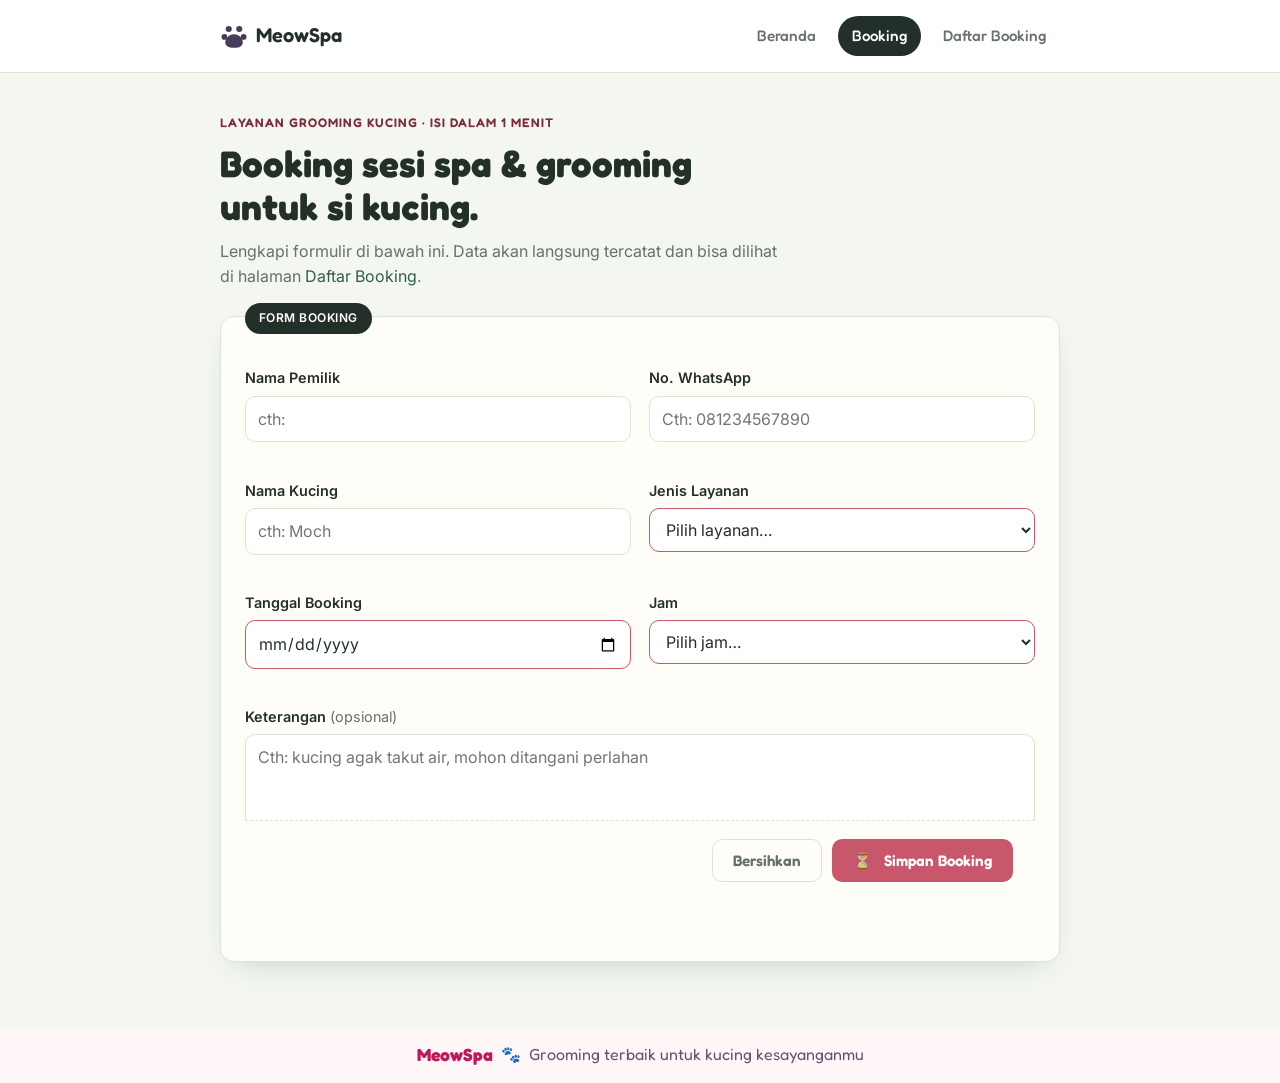
<file: booking.html>
<!DOCTYPE html>
<html lang="id">
<head>
  <meta charset="UTF-8" />
  <meta name="viewport" content="width=device-width, initial-scale=1.0" />
  <title>Booking &mdash; MeowSpa</title>
  <link rel="preconnect" href="https://fonts.googleapis.com" />
  <link href="https://fonts.googleapis.com/css2?family=Fredoka:wght@500;600;700&family=Inter:wght@400;500;600&family=IBM+Plex+Mono:wght@500&display=swap" rel="stylesheet" />
  <link rel="stylesheet" href="css/style.css" />
</head>
<body>
  <header class="site-header">
    <div class="container header-inner">
      <a href="index.html" class="logo">
        <span class="paw" aria-hidden="true">
          <svg viewBox="0 0 64 64" width="28" height="28" fill="currentColor">
            <circle cx="20" cy="16" r="7"/><circle cx="44" cy="16" r="7"/>
            <circle cx="10" cy="34" r="6.5"/><circle cx="54" cy="34" r="6.5"/>
            <path d="M32 28c12 0 20 9 20 18s-7 13-20 13-20-5-20-13 8-18 20-18z"/>
          </svg>
        </span>
        MeowSpa
      </a>
      <nav class="main-nav">
        <a href="index.html" class="nav-link">Beranda</a>
        <a href="booking.html" class="nav-link is-active">Booking</a>
        <a href="data.html" class="nav-link">Daftar Booking</a>
      </nav>
    </div>
  </header>

  <main class="container page">
    <section class="hero">
      <p class="eyebrow">Layanan grooming kucing &middot; isi dalam 1 menit</p>
      <h1>Booking sesi spa &amp; grooming untuk si kucing.</h1>
      <p class="hero-sub">Lengkapi formulir di bawah ini. Data akan langsung tercatat dan bisa dilihat di halaman <a href="data.html">Daftar Booking</a>.</p>
    </section>

    <section class="ticket">
      <div class="ticket-tab" aria-hidden="true">Form Booking</div>

      <form id="booking-form" class="booking-form" novalidate>
        <div id="form-alert" class="form-alert" role="alert" hidden></div>

        <div class="field-grid">
          <div class="field">
            <label for="namaPemilik">Nama Pemilik</label>
            <input type="text" id="namaPemilik" name="namaPemilik" placeholder="Cth: Dinda Pratiwi" required />
            <span class="field-error" data-for="namaPemilik"></span>
          </div>

          <div class="field">
            <label for="noHp">No. WhatsApp</label>
            <input type="tel" id="noHp" name="noHp" placeholder="Cth: 081234567890" pattern="[0-9+\s-]{8,15}" required />
            <span class="field-error" data-for="noHp"></span>
          </div>

          <div class="field">
            <label for="namaKucing">Nama Kucing</label>
            <input type="text" id="namaKucing" name="namaKucing" placeholder="Cth: Mochi" required />
            <span class="field-error" data-for="namaKucing"></span>
          </div>

          <div class="field">
            <label for="jenisLayanan">Jenis Layanan</label>
            <select id="jenisLayanan" name="jenisLayanan" required>
              <option value="" disabled selected>Pilih layanan&hellip;</option>
              <option value="Mandi Biasa">Mandi Biasa</option>
              <option value="Mandi + Sisir Bulu">Mandi + Sisir Bulu</option>
              <option value="Grooming Lengkap">Grooming Lengkap (mandi, potong kuku, sisir)</option>
              <option value="Cukur Bulu Penuh">Cukur Bulu Penuh</option>
              <option value="Spa &amp; Aromatherapy">Spa &amp; Aromatherapy</option>
            </select>
            <span class="field-error" data-for="jenisLayanan"></span>
          </div>

          <div class="field">
            <label for="tanggal">Tanggal Booking</label>
            <input type="date" id="tanggal" name="tanggal" required />
            <span class="field-error" data-for="tanggal"></span>
          </div>

          <div class="field">
            <label for="jam">Jam</label>
            <select id="jam" name="jam" required>
              <option value="" disabled selected>Pilih jam&hellip;</option>
              <option>09:00</option>
              <option>10:30</option>
              <option>12:00</option>
              <option>13:30</option>
              <option>15:00</option>
              <option>16:30</option>
              <option>17:30</option>
            </select>
            <span class="field-error" data-for="jam"></span>
          </div>

          <div class="field field-wide">
            <label for="keterangan">Keterangan <span class="optional">(opsional)</span></label>
            <textarea id="keterangan" name="keterangan" rows="3" placeholder="Cth: kucing agak takut air, mohon ditangani perlahan"></textarea>
          </div>
        </div>

        <div class="form-actions">
          <button type="reset" class="btn btn-ghost">Bersihkan</button>
          <button type="submit" class="btn btn-primary">
            <span class="emoji-bow">⏳</span>Simpan Booking
          </button>
        </div>
      </form>
    </section>
  </main>

  <!-- footer -->
  <footer class="footer">
    <div class="footer-brand">
      <span class="brand-name">MeowSpa</span>
      <span class="paw">🐾</span>
      <span class="tagline">Grooming terbaik untuk kucing kesayanganmu</span>
    </div>
  </footer>

  <script src="JS/script.js"></script>
</body>
</html>
</file>
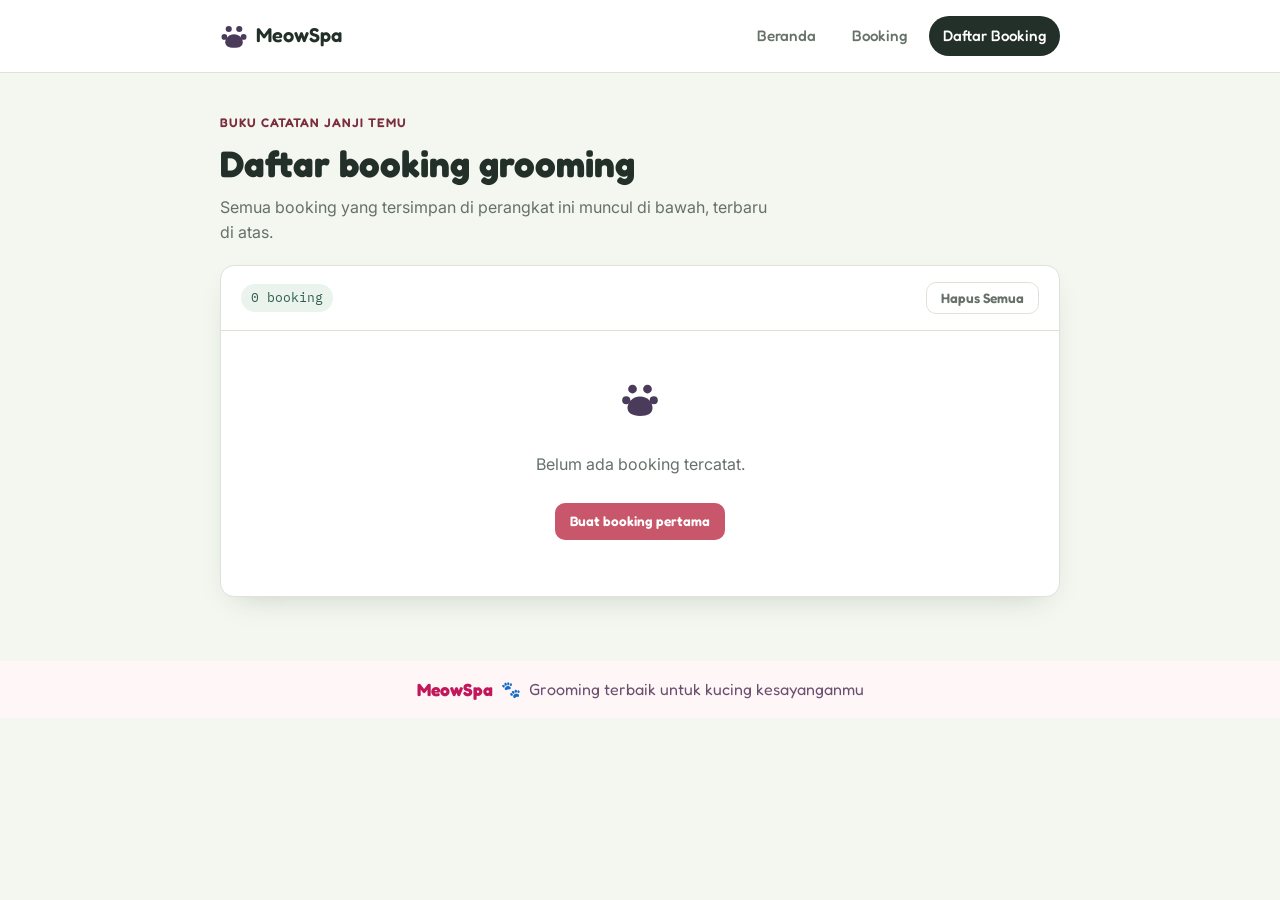
<file: data.html>
<!DOCTYPE html>
<html lang="id">
<head>
  <meta charset="UTF-8" />
  <meta name="viewport" content="width=device-width, initial-scale=1.0" />
  <title>Daftar Booking &mdash; MeowSpa</title>
  <link rel="preconnect" href="https://fonts.googleapis.com" />
  <link href="https://fonts.googleapis.com/css2?family=Fredoka:wght@500;600;700&family=Inter:wght@400;500;600&family=IBM+Plex+Mono:wght@500&display=swap" rel="stylesheet" />
  <link rel="stylesheet" href="css/style.css" />
</head>
<body>
  <header class="site-header">
    <div class="container header-inner">
      <a href="index.html" class="logo">
        <span class="paw" aria-hidden="true">
          <svg viewBox="0 0 64 64" width="28" height="28" fill="currentColor">
            <circle cx="20" cy="16" r="7"/><circle cx="44" cy="16" r="7"/>
            <circle cx="10" cy="34" r="6.5"/><circle cx="54" cy="34" r="6.5"/>
            <path d="M32 28c12 0 20 9 20 18s-7 13-20 13-20-5-20-13 8-18 20-18z"/>
          </svg>
        </span>
        MeowSpa
      </a>
      <nav class="main-nav">
        <a href="index.html" class="nav-link">Beranda</a>
        <a href="booking.html" class="nav-link">Booking</a>
        <a href="data.html" class="nav-link is-active">Daftar Booking</a>
      </nav>
    </div>
  </header>

  <main class="container page">
    <section class="hero hero-compact">
      <p class="eyebrow">Buku catatan janji temu</p>
      <h1>Daftar booking grooming</h1>
      <p class="hero-sub">Semua booking yang tersimpan di perangkat ini muncul di bawah, terbaru di atas.</p>
    </section>

    <section class="ledger">
      <div class="ledger-toolbar">
        <span id="count-badge" class="count-badge">0 booking</span>
        <button id="clear-all" class="btn btn-ghost btn-small">Hapus Semua</button>
      </div>

      <div class="table-wrap">
        <table class="booking-table">
          <thead>
            <tr>
              <th>Kode</th>
              <th>Pemilik</th>
              <th>No. WA</th>
              <th>Kucing</th>
              <th>Layanan</th>
              <th>Tanggal</th>
              <th>Jam</th>
              <th>Keterangan</th>
              <th aria-label="Aksi"></th>
            </tr>
          </thead>
          <tbody id="booking-tbody">
            <!-- diisi oleh JavaScript -->
          </tbody>
        </table>
      </div>

      <div id="empty-state" class="empty-state" hidden>
        <span class="paw paw-big" aria-hidden="true">
          <svg viewBox="0 0 64 64" width="40" height="40" fill="currentColor">
            <circle cx="20" cy="16" r="7"/><circle cx="44" cy="16" r="7"/>
            <circle cx="10" cy="34" r="6.5"/><circle cx="54" cy="34" r="6.5"/>
            <path d="M32 28c12 0 20 9 20 18s-7 13-20 13-20-5-20-13 8-18 20-18z"/>
          </svg>
        </span>
        <p>Belum ada booking tercatat.</p>
        <a href="booking.html" class="btn btn-primary btn-small">Buat booking pertama</a>
      </div>
    </section>
  </main>

  <!-- Modal: Edit Booking -->
  <div id="edit-modal" class="modal-overlay" hidden>
    <div class="modal-card ticket" role="dialog" aria-modal="true" aria-labelledby="edit-modal-title">
      <button type="button" class="modal-close" id="edit-modal-close" aria-label="Tutup">&times;</button>
      <h2 id="edit-modal-title" class="modal-title">Edit data booking</h2>

      <form id="edit-form" class="booking-form" novalidate>
        <div id="edit-form-alert" class="form-alert" role="alert" hidden></div>
        <input type="hidden" id="edit-id" />

        <div class="field-grid">
          <div class="field">
            <label for="edit-namaPemilik">Nama Pemilik</label>
            <input type="text" id="edit-namaPemilik" required />
            <span class="field-error" data-for="edit-namaPemilik"></span>
          </div>

          <div class="field">
            <label for="edit-noHp">No. WhatsApp</label>
            <input type="tel" id="edit-noHp" pattern="[0-9+\s-]{8,15}" required />
            <span class="field-error" data-for="edit-noHp"></span>
          </div>

          <div class="field">
            <label for="edit-namaKucing">Nama Kucing</label>
            <input type="text" id="edit-namaKucing" required />
            <span class="field-error" data-for="edit-namaKucing"></span>
          </div>

          <div class="field">
            <label for="edit-jenisLayanan">Jenis Layanan</label>
            <select id="edit-jenisLayanan" required>
              <option value="Mandi Biasa">Mandi Biasa</option>
              <option value="Mandi + Sisir Bulu">Mandi + Sisir Bulu</option>
              <option value="Grooming Lengkap">Grooming Lengkap (mandi, potong kuku, sisir)</option>
              <option value="Cukur Bulu Penuh">Cukur Bulu Penuh</option>
              <option value="Spa &amp; Aromatherapy">Spa &amp; Aromatherapy</option>
            </select>
            <span class="field-error" data-for="edit-jenisLayanan"></span>
          </div>

          <div class="field">
            <label for="edit-tanggal">Tanggal Booking</label>
            <input type="date" id="edit-tanggal" required />
            <span class="field-error" data-for="edit-tanggal"></span>
          </div>

          <div class="field">
            <label for="edit-jam">Jam</label>
            <select id="edit-jam" required>
              <option>09:00</option>
              <option>10:30</option>
              <option>12:00</option>
              <option>13:30</option>
              <option>15:00</option>
              <option>16:30</option>
              <option>17:30</option>
            </select>
            <span class="field-error" data-for="edit-jam"></span>
          </div>

          <div class="field field-wide">
            <label for="edit-keterangan">Keterangan <span class="optional">(opsional)</span></label>
            <textarea id="edit-keterangan" rows="3"></textarea>
          </div>
        </div>

        <div class="form-actions">
          <button type="button" class="btn btn-ghost" id="edit-cancel">Batal</button>
          <button type="submit" class="btn btn-primary">Simpan Perubahan</button>
        </div>
      </form>
    </div>
  </div>

  <!-- Modal: Konfirmasi hapus (dipakai untuk hapus satu maupun hapus semua) -->
  <div id="confirm-modal" class="modal-overlay" hidden>
    <div class="modal-card confirm-card" role="dialog" aria-modal="true" aria-labelledby="confirm-modal-title">
      <span class="confirm-icon" aria-hidden="true">🐾</span>
      <h2 id="confirm-modal-title">Hapus booking ini?</h2>
      <p id="confirm-modal-text">Data yang sudah dihapus tidak bisa dikembalikan.</p>
      <div class="form-actions">
        <button type="button" class="btn btn-ghost" id="confirm-cancel">Batal</button>
        <button type="button" class="btn btn-danger" id="confirm-ok">Ya, Hapus</button>
      </div>
    </div>
  </div>

  <!-- footer -->
  <footer class="footer">
    <div class="footer-brand">
      <span class="brand-name">MeowSpa</span>
      <span class="paw">🐾</span>
      <span class="tagline">Grooming terbaik untuk kucing kesayanganmu</span>
    </div>
  </footer>

  <script src="JS/script.js"></script>
</body>
</html>
</file>
<file: css/style.css>
/* =================================================================
   MeowSpa — design tokens
   ================================================================= */

:root {
  --bg: #f3f7f0;
  --paper: #fffdf8;
  --surface: #ffffff;
  --ink: #233029;
  --muted: #667169;
  --accent: #c9576b;
  --accent-ink: #7c2d3d;
  --pine: #2f5d52;
  --border: #dde4d7;
  --radius: 14px;
  --shadow: 0 12px 30px -16px rgba(35, 48, 41, 0.25);
}

* { box-sizing: border-box; }

html, body {
  margin: 0;
  padding: 0;
}

body {
  background: var(--bg);
  color: var(--ink);
  font-family: "Inter", system-ui, sans-serif;
  line-height: 1.55;
  -webkit-font-smoothing: antialiased;
}

h1, h2, .logo, .btn, .eyebrow, .nav-link {
  font-family: "Fredoka", "Inter", system-ui, sans-serif;
}

a {
  color: var(--pine);
  text-decoration: none;
}
a:hover { text-decoration: underline; }

.container {
  width: 100%;
  max-width: 880px;
  margin: 0 auto;
  padding: 0 20px;
}

:focus-visible {
  outline: 3px solid var(--accent);
  outline-offset: 2px;
  border-radius: 4px;
}

/* ---------- Animasi & transisi ---------- */
@keyframes fade-slide-up {
  from { opacity: 0; transform: translateY(14px); }
  to { opacity: 1; transform: translateY(0); }
}

@keyframes pop-in {
  0% { opacity: 0; transform: scale(0.9); }
  60% { opacity: 1; transform: scale(1.04); }
  100% { opacity: 1; transform: scale(1); }
}

@keyframes paw-wiggle {
  0%, 100% { transform: rotate(0deg); }
  25% { transform: rotate(-14deg); }
  50% { transform: rotate(10deg); }
  75% { transform: rotate(-6deg); }
}

@keyframes tab-pop {
  from { opacity: 0; transform: translateY(-6px) scale(0.92); }
  to { opacity: 1; transform: translateY(0) scale(1); }
}

@keyframes row-in {
  from { opacity: 0; transform: translateX(-8px); }
  to { opacity: 1; transform: translateX(0); }
}

@keyframes float-paw {
  0%, 100% { transform: translateY(0); }
  50% { transform: translateY(-6px); }
}

@keyframes fade-in {
  from { opacity: 0; }
  to { opacity: 1; }
}

@keyframes shake {
  10%, 90% { transform: translateX(-1px); }
  20%, 80% { transform: translateX(2px); }
  30%, 50%, 70% { transform: translateX(-4px); }
  40%, 60% { transform: translateX(4px); }
}

@media (prefers-reduced-motion: reduce) {
  *, *::before, *::after {
    animation-duration: 0.001ms !important;
    animation-iteration-count: 1 !important;
    transition-duration: 0.001ms !important;
    scroll-behavior: auto !important;
  }
}

/* ---------- Header ---------- */
.site-header {
  background: var(--surface);
  border-bottom: 1px solid var(--border);
}

.header-inner {
  display: flex;
  align-items: center;
  justify-content: space-between;
  flex-wrap: wrap;
  gap: 12px;
  padding-top: 16px;
  padding-bottom: 16px;
}

.logo {
  display: inline-flex;
  align-items: center;
  gap: 8px;
  font-weight: 600;
  font-size: 1.25rem;
  color: var(--ink);
}

.paw { color: var(--accent); display: inline-flex; transform-origin: 70% 90%; }
.paw-big { color: var(--border); }

.logo:hover .paw, .logo:focus-visible .paw {
  animation: paw-wiggle 0.5s ease-in-out;
}

.main-nav {
  display: flex;
  gap: 8px;
}

.nav-link {
  padding: 8px 14px;
  border-radius: 999px;
  color: var(--muted);
  font-weight: 500;
  font-size: 0.95rem;
  transition: background 0.15s ease, transform 0.12s ease;
}
.nav-link:hover { text-decoration: none; background: var(--bg); }
.nav-link:active { transform: scale(0.95); }
.nav-link.is-active {
  background: var(--ink);
  color: #fff;
}

/* ---------- Page / Hero ---------- */
.page { padding: 40px 20px 64px; }

.page > * {
  animation: fade-slide-up 0.55s cubic-bezier(0.22, 1, 0.36, 1) both;
}
.page > *:nth-child(1) { animation-delay: 0s; }
.page > *:nth-child(2) { animation-delay: 0.08s; }
.page > *:nth-child(3) { animation-delay: 0.16s; }
.page > *:nth-child(4) { animation-delay: 0.24s; }

.hero { max-width: 560px; margin-bottom: 28px; }
.hero-compact { margin-bottom: 20px; }

.eyebrow {
  text-transform: uppercase;
  letter-spacing: 0.08em;
  font-size: 0.78rem;
  font-weight: 600;
  color: var(--accent-ink);
  margin: 0 0 10px;
}

.hero h1 {
  font-size: clamp(1.6rem, 4vw, 2.3rem);
  line-height: 1.18;
  margin: 0 0 10px;
}

.hero-sub { color: var(--muted); margin: 0; }

/* ---------- Homepage: hero ---------- */
.hero-home { max-width: 600px; margin-bottom: 56px; }

.hero-home h1 { font-size: clamp(1.8rem, 4.4vw, 2.6rem); }

.hero-actions {
  display: flex;
  flex-wrap: wrap;
  gap: 12px;
  margin-top: 22px;
}

.highlights {
  list-style: none;
  display: flex;
  flex-wrap: wrap;
  gap: 10px 22px;
  padding: 0;
  margin: 26px 0 0;
}

.highlights li {
  display: flex;
  align-items: center;
  gap: 7px;
  font-size: 0.88rem;
  color: var(--muted);
}

.highlights .paw { width: 16px; height: 16px; }

/* ---------- Homepage: sections ---------- */
.section { margin-bottom: 56px; }

.section-head { max-width: 480px; margin-bottom: 22px; }
.section-head h2 { font-size: clamp(1.3rem, 3vw, 1.7rem); margin: 0; }

/* ---------- Homepage:  grid ---------- */
.services-grid {
  display: grid;
  grid-template-columns: repeat(auto-fit, minmax(200px, 1fr));
  gap: 16px;
}

.services-grid .service-card {
  animation: fade-slide-up 0.5s cubic-bezier(0.22, 1, 0.36, 1) both;
}
.services-grid .service-card:nth-child(1) { animation-delay: 0.05s; }
.services-grid .service-card:nth-child(2) { animation-delay: 0.1s; }
.services-grid .service-card:nth-child(3) { animation-delay: 0.15s; }
.services-grid .service-card:nth-child(4) { animation-delay: 0.2s; }
.services-grid .service-card:nth-child(5) { animation-delay: 0.25s; }

.service-card {
  background: var(--surface);
  border: 1px solid var(--border);
  border-radius: var(--radius);
  padding: 20px;
  transition: transform 0.2s ease, box-shadow 0.2s ease;
}

.service-card:hover {
  transform: translateY(-4px);
  box-shadow: var(--shadow);
}

.service-card:hover .service-icon {
  animation: paw-wiggle 0.5s ease-in-out;
}

.service-icon {
  display: inline-flex;
  align-items: center;
  justify-content: center;
  width: 40px;
  height: 40px;
  border-radius: 50%;
  background: #fdecef;
  font-size: 1.2rem;
  margin-bottom: 12px;
}

.service-card h3 {
  font-family: "Fredoka", "Inter", system-ui, sans-serif;
  font-size: 1.05rem;
  margin: 0 0 6px;
}

.service-card p {
  font-size: 0.9rem;
  color: var(--muted);
  margin: 0;
}

/* ---------- Homepage: steps ---------- */
.steps {
  list-style: none;
  display: grid;
  grid-template-columns: 1fr;
  gap: 20px;
  padding: 0;
  margin: 0;
}

@media (min-width: 720px) {
  .steps { grid-template-columns: repeat(3, 1fr); }
}

.step {
  display: flex;
  gap: 14px;
  align-items: flex-start;
  animation: fade-slide-up 0.5s cubic-bezier(0.22, 1, 0.36, 1) both;
}
.steps .step:nth-child(1) { animation-delay: 0.05s; }
.steps .step:nth-child(2) { animation-delay: 0.15s; }
.steps .step:nth-child(3) { animation-delay: 0.25s; }

.step-num {
  flex: none;
  display: inline-flex;
  align-items: center;
  justify-content: center;
  width: 32px;
  height: 32px;
  border-radius: 50%;
  background: var(--pine);
  color: #fff;
  font-family: "IBM Plex Mono", monospace;
  font-weight: 500;
  font-size: 0.9rem;
}

.step h3 {
  font-family: "Fredoka", "Inter", system-ui, sans-serif;
  font-size: 1rem;
  margin: 0 0 4px;
}

.step p {
  font-size: 0.88rem;
  color: var(--muted);
  margin: 0;
}


.cta-banner {
  position: relative;
  background: var(--ink);
  color: #fff;
  border-radius: var(--radius);
  padding: 40px 28px;
  text-align: center;
  overflow: hidden;
}

.cta-tag {
  display: inline-block;
  background: var(--accent);
  color: #fff;
  font-size: 0.76rem;
  font-weight: 600;
  text-transform: uppercase;
  letter-spacing: 0.05em;
  padding: 5px 12px;
  border-radius: 999px;
  margin-bottom: 14px;
  animation: pop-in 0.5s cubic-bezier(0.34, 1.56, 0.64, 1) both;
  animation-delay: 0.1s;
}

.cta-banner h2 {
  font-size: clamp(1.3rem, 3.4vw, 1.8rem);
  margin: 0 0 6px;
}

.cta-banner p {
  color: #cdd6cf;
  margin: 0 0 20px;
}

.btn-on-dark {
  background: #fff;
  color: var(--ink);
}
.btn-on-dark:hover { background: #f1efe7; }

/* ---------- Ticket (form card) ---------- */

.ticket {
  position: relative;
  background: var(--paper);
  border: 1px solid var(--border);
  border-radius: var(--radius);
  box-shadow: var(--shadow);
  padding: 32px 24px 28px;
  margin-top: 8px;
}

.ticket-tab {
  position: absolute;
  top: -14px;
  left: 24px;
  background: var(--ink);
  color: #fff;
  font-size: 0.75rem;
  font-weight: 600;
  letter-spacing: 0.04em;
  text-transform: uppercase;
  padding: 6px 14px;
  border-radius: 999px;
  animation: tab-pop 0.5s cubic-bezier(0.34, 1.56, 0.64, 1) both;
  animation-delay: 0.15s;
}

.field-grid {
  display: grid;
  grid-template-columns: 1fr;
  gap: 18px;
  margin-top: 18px;
}

@media (min-width: 640px) {
  .field-grid { grid-template-columns: 1fr 1fr; }
  .field-wide { grid-column: 1 / -1; }
}

.field { display: flex; flex-direction: column; gap: 6px; }

.field label {
  font-size: 0.9rem;
  font-weight: 600;
  color: var(--ink);
}

.optional { font-weight: 400; color: var(--muted); }

input, select, textarea {
  font: inherit;
  font-family: "Inter", system-ui, sans-serif;
  padding: 10px 12px;
  border: 1px solid var(--border);
  border-radius: 10px;
  background: var(--surface);
  color: var(--ink);
  width: 100%;
  transition: border-color 0.15s ease, transform 0.15s ease, box-shadow 0.15s ease;
}

input:focus, select:focus, textarea:focus {
  border-color: var(--accent);
  transform: translateY(-1px);
  box-shadow: 0 0 0 3px rgba(201, 87, 107, 0.15);
}

textarea { resize: none; }

input:invalid:not(:placeholder-shown):not(:focus),
select:invalid:not(:focus) {
  border-color: var(--accent);
}

.field-error {
  font-size: 0.82rem;
  color: var(--accent-ink);
  min-height: 1em;
}
.field-error:not(:empty) {
  animation: fade-in 0.2s ease both;
}

.form-alert {
  border-radius: 10px;
  padding: 12px 14px;
  margin-bottom: 6px;
  font-size: 0.92rem;
  font-weight: 500;
}
.form-alert.success { background: #e7f3ea; color: #235c3a; animation: pop-in 0.4s cubic-bezier(0.34, 1.56, 0.64, 1) both; }
.form-alert.error { background: #fbe9ea; color: var(--accent-ink); animation: shake 0.4s ease both; }

.form-actions {
  display: flex;
  justify-content: flex-end;
  gap: 10px;
  margin-top: 22px;
  border-top: 1px dashed var(--border);
  padding-top: 18px;
}

.form-actions {
  position: sticky;
  bottom: 0;
  background: var(--paper);
  padding: 18px 22px;
  border-top: 1px dashed var(--border);
  z-index: 10;
}

/* ---------- Buttons ---------- */
.btn {
  display: inline-flex;
  align-items: center;
  justify-content: center;
  gap: 6px;
  font-weight: 600;
  font-size: 0.95rem;
  padding: 11px 20px;
  border-radius: 10px;
  border: 1px solid transparent;
  cursor: pointer;
  transition: transform 0.15s cubic-bezier(0.34, 1.56, 0.64, 1), background 0.15s ease, box-shadow 0.15s ease;
}
.btn:hover { transform: translateY(-2px); }
.btn:active { transform: translateY(0) scale(0.96); }

.btn-primary { background: var(--accent); color: #fff; }
.btn-primary:hover { background: var(--accent-ink); }

.btn-ghost { background: transparent; color: var(--muted); border-color: var(--border); }
.btn-ghost:hover { background: var(--bg); color: var(--ink); }

.btn-danger { background: #b3394c; color: #fff; }
.btn-danger:hover { background: #8f2638; }

.btn-small { padding: 7px 14px; font-size: 0.85rem; }

.emoji-bow {
  display: inline-block;
  margin-right: 6px;       /* jarak kecil sebelum teks */
  animation: bow-swing 1.8s ease-in-out infinite;
  transform-origin: center;
}

/* Animasi berayun lembut */
@keyframes bow-swing {
  0%, 100% { transform: rotate(0deg); }
  25% { transform: rotate(-10deg); }
  50% { transform: rotate(10deg); }
  75% { transform: rotate(-6deg); }
}

/* ---------- table ---------- */

.ledger {
  background: var(--surface);
  border: 1px solid var(--border);
  border-radius: var(--radius);
  box-shadow: var(--shadow);
  overflow: hidden;
}

.ledger-toolbar {
  display: flex;
  align-items: center;
  justify-content: space-between;
  gap: 10px;
  padding: 16px 20px;
  border-bottom: 1px solid var(--border);
}

.count-badge {
  font-family: "IBM Plex Mono", monospace;
  font-size: 0.82rem;
  color: var(--pine);
  background: #eaf3ec;
  padding: 4px 10px;
  border-radius: 999px;
}
.count-badge.pop {
  animation: pop-in 0.3s cubic-bezier(0.34, 1.56, 0.64, 1);
}

.table-wrap { overflow-x: auto; }

.booking-table {
  width: 100%;
  border-collapse: collapse;
  min-width: 760px;
}

.booking-table th, .booking-table td {
  padding: 12px 16px;
  text-align: left;
  font-size: 0.92rem;
  border-bottom: 1px solid var(--border);
  white-space: nowrap;
}

.booking-table th {
  font-size: 0.76rem;
  text-transform: uppercase;
  letter-spacing: 0.04em;
  color: var(--muted);
  background: var(--bg);
}

.booking-table td.col-keterangan { white-space: normal; max-width: 220px; }
.booking-table td.col-actions, .booking-table th[aria-label="Aksi"] { white-space: nowrap; }

.booking-table tbody tr {
  animation: row-in 0.4s cubic-bezier(0.22, 1, 0.36, 1) both;
  transition: background 0.15s ease, opacity 0.25s ease, transform 0.25s ease;
}
.booking-table tbody tr:hover { background: #fbf8f2; }

/* baris yang sedang dihapus: meluncur & memudar sebelum benar-benar lenyap */
.booking-table tbody tr.row-out {
  opacity: 0;
  transform: translateX(14px) scale(0.98);
}

/* baris yang baru saja diedit: kasih kedipan warna lembut sebagai penanda */
@keyframes row-flash {
  0% { background: #fdecef; }
  100% { background: transparent; }
}
.booking-table tbody tr.row-flash {
  animation: row-in 0.4s cubic-bezier(0.22, 1, 0.36, 1) both, row-flash 1.2s ease;
}

.icon-btn {
  background: none;
  border: none;
  cursor: pointer;
  font-size: 1rem;
  line-height: 1;
  padding: 6px 8px;
  border-radius: 8px;
  transition: transform 0.15s cubic-bezier(0.34, 1.56, 0.64, 1), background 0.15s ease;
}
.icon-btn:hover { transform: translateY(-1px) scale(1.1); }
.icon-btn:active { transform: scale(0.92); }
.icon-btn-edit:hover { background: #eaf3ec; }
.icon-btn-delete:hover { background: #fdecef; }

/* Tambahan styling kapsul untuk tombol aksi */
.icon-btn-edit {
  display: inline-flex;
  align-items: center;
  gap: 4px;
  font-size: 0.78rem;
  background: #e0f0ff;   /* biru lembut */
  color: #007bff;
  padding: 4px 10px;
  border-radius: 999px;
}
.icon-btn-edit:hover {
  background: #cce4ff;
  transform: translateY(-2px);
}

.icon-btn-delete {
  display: inline-flex;
  align-items: center;
  gap: 4px;
  font-size: 0.78rem;
  background: #ffe0e0;   /* merah muda */
  color: #d9534f;
  padding: 4px 10px;
  border-radius: 999px;
}
.icon-btn-delete:hover {
  background: #ffc9c9;
  transform: translateY(-2px);
}

.kode-pill {
  font-family: "IBM Plex Mono", monospace;
  font-weight: 500;
  color: var(--pine);
}

/* .layanan-tag {
  display: inline-block;
  font-size: 0.78rem;
  background: var(--accent-light);
  color: var(--accent-ink);
  padding: 3px 9px;
  border-radius: 999px;
} */

.card-price {
  display: inline-block;
  font-size: 0.78rem;
  background: #d4f5d4; /* langsung pakai warna hijau muda */
  color: #2a7a2a;      /* hijau tua */
  padding: 3px 9px;
  border-radius: 999px;
}


.empty-state {
  display: flex;
  flex-direction: column;
  align-items: center;
  gap: 10px;
  text-align: center;
  padding: 48px 20px 56px;
  color: var(--muted);
}

.empty-state .paw-big {
  animation: float-paw 2.4s ease-in-out infinite;
}

/* ---------- Modal (Edit Booking & Konfirmasi Hapus) ---------- */

body.modal-open { overflow: hidden; }

.modal-overlay {
  position: fixed;
  inset: 0;
  z-index: 50;
  display: flex;
  align-items: flex-start;   /* mulai dari atas, bukan tengah */
  justify-content: center;
  overflow-y: auto;          /* biar bisa di-scroll */
  padding: 40px 20px;        /* jarak aman atas & bawah */
  background: rgba(35, 48, 41, 0.45);
  backdrop-filter: blur(2px);
  opacity: 0;
  visibility: hidden;
  transition: opacity 0.25s ease, visibility 0.25s ease;
}
.modal-overlay.is-open { opacity: 1; visibility: visible; }

.modal-card {
  position: relative;
  width: 100%;
  max-width: 560px;
  max-height: none;          /* biarkan tinggi alami */
  overflow-y: auto;          /* konten panjang bisa di-scroll */
  padding: 40px 24px 60px;   /* ruang atas & bawah konten */
  margin-top: 0;             /* jangan pakai margin-top lagi */
}

.modal-close {
  position: absolute;
  top: 14px;
  right: 14px;
  background: none;
  border: none;
  font-size: 1.4rem;
  line-height: 1;
  color: var(--muted);
  cursor: pointer;
  padding: 4px 10px;
  border-radius: 8px;
  transition: background 0.15s ease, color 0.15s ease, transform 0.2s ease;
}
.modal-close:hover { background: var(--bg); color: var(--ink); transform: rotate(90deg); }

.modal-title { margin: 14px 0 4px; font-size: 1.2rem; }

.confirm-card {
  text-align: center;
  max-width: 360px;
  padding: 32px 28px 28px;
}
.confirm-icon {
  display: inline-flex;
  font-size: 2rem;
  margin-bottom: 8px;
  animation: paw-wiggle 0.6s ease-in-out;
}
.confirm-card h2 { font-size: 1.15rem; margin: 0 0 6px; }
.confirm-card p { color: var(--muted); font-size: 0.9rem; margin: 0 0 4px; }

/* ---------- Footer ---------- */
.footer {
  background: #fff6f8; /* warna lembut seperti di gambar */
  padding: 15px 0;
  text-align: center;
  font-family: 'Fredoka', sans-serif;
}

.footer-brand {
  display: flex;
  justify-content: center;
  align-items: center;
  gap: 8px;
}

.brand-name {
  font-weight: 700;
  color: #c2185b; /* merah muda tua */
  font-size: 1.1rem;
}

.paw {
  color: #4a3b5a; /* ungu tua */
  font-size: 1rem;
}

.tagline {
  color: #6b4f6f;
  font-size: 1rem;
}

/* ---------- Small screens ---------- */
@media (max-width: 480px) {
  .ticket { padding: 26px 16px 22px; }
  .form-actions { justify-content: stretch; }
  .form-actions .btn { flex: 1; }
  .ledger-toolbar { flex-wrap: wrap; }
}

/* =================================================================
   ANIMASI KOMPLEKS TAMBAHAN — MeowSpa Enhanced
   ================================================================= */

/* ---------- Keyframes baru ---------- */

/* Gelombang mengalir untuk hero background */
@keyframes wave-flow {
  0%   { background-position: 0% 50%; }
  50%  { background-position: 100% 50%; }
  100% { background-position: 0% 50%; }
}

/* Pulse berdenyut seperti jantung */
@keyframes heartbeat {
  0%, 100% { transform: scale(1); }
  14%       { transform: scale(1.2); }
  28%       { transform: scale(1); }
  42%       { transform: scale(1.15); }
  56%       { transform: scale(1); }
}

/* Shine / kilauan menyapu */
@keyframes shine-sweep {
  0%   { left: -80%; }
  100% { left: 120%; }
}

/* Partikel bintang berputar (untuk CTA) */
@keyframes star-orbit {
  from { transform: rotate(0deg) translateX(22px) rotate(0deg); }
  to   { transform: rotate(360deg) translateX(22px) rotate(-360deg); }
}

/* Bounce masuk dari bawah dengan spring */
@keyframes spring-in {
  0%   { opacity: 0; transform: translateY(40px) scale(0.8); }
  60%  { transform: translateY(-10px) scale(1.05); }
  80%  { transform: translateY(4px) scale(0.98); }
  100% { opacity: 1; transform: translateY(0) scale(1); }
}

/* Berkedip kasar seperti neon sign */
@keyframes neon-flicker {
  0%, 19%, 21%, 23%, 25%, 54%, 56%, 100% {
    text-shadow: 0 0 4px var(--accent), 0 0 12px var(--accent), 0 0 24px var(--accent);
    opacity: 1;
  }
  20%, 24%, 55% { opacity: 0.7; text-shadow: none; }
}

/* Rotasi perlahan abadi (untuk badge / ikon dekoratif) */
@keyframes slow-spin {
  from { transform: rotate(0deg); }
  to   { transform: rotate(360deg); }
}

/* Morfing border radius (blob) */
@keyframes blob-morph {
  0%, 100% { border-radius: 60% 40% 70% 30% / 50% 60% 40% 50%; }
  25%       { border-radius: 40% 60% 30% 70% / 60% 40% 60% 40%; }
  50%       { border-radius: 70% 30% 50% 50% / 30% 70% 50% 50%; }
  75%       { border-radius: 30% 70% 60% 40% / 70% 30% 40% 60%; }
}

/* Ripple melebar (untuk efek klik / hover) */
@keyframes ripple-expand {
  0%   { transform: scale(0); opacity: 0.5; }
  100% { transform: scale(4); opacity: 0; }
}

/* Teks muncul karakter per karakter (typewriter effect) */
@keyframes typewriter-cursor {
  0%, 100% { border-right-color: var(--accent); }
  50%       { border-right-color: transparent; }
}

/* Slide-in dari kanan */
@keyframes slide-in-right {
  from { opacity: 0; transform: translateX(30px); }
  to   { opacity: 1; transform: translateX(0); }
}

/* Stagger reveal baris tabel (lebih dramatis) */
@keyframes row-cascade {
  0%   { opacity: 0; transform: translateX(-16px) skewX(-4deg); }
  60%  { transform: translateX(3px) skewX(1deg); }
  100% { opacity: 1; transform: translateX(0) skewX(0); }
}

/* Badge count ganti angka: flip vertikal */
@keyframes count-flip {
  0%   { transform: rotateX(0deg); opacity: 1; }
  45%  { transform: rotateX(-90deg); opacity: 0; }
  55%  { transform: rotateX(90deg); opacity: 0; }
  100% { transform: rotateX(0deg); opacity: 1; }
}

/* Glitter / shimmer untuk layanan card */
@keyframes glitter-pulse {
  0%, 100% { box-shadow: 0 0 0 0 rgba(201, 87, 107, 0); }
  50%       { box-shadow: 0 0 0 8px rgba(201, 87, 107, 0.08); }
}

/* Teks bergoyang santai */
@keyframes text-sway {
  0%, 100% { transform: rotate(-1deg); }
  50%       { transform: rotate(1deg); }
}

/* ---------- Hero Home — background gradient animasi ---------- */

.hero-home {
  position: relative;
  padding: 28px 24px;
  border-radius: 20px;
  background: linear-gradient(
    135deg,
    var(--bg) 0%,
    #fce8ed 40%,
    #e8f5ee 80%,
    var(--bg) 100%
  );
  background-size: 300% 300%;
  animation: wave-flow 8s ease infinite;
  overflow: hidden;
}

/* Blob dekoratif di pojok kanan atas */
.hero-home::before {
  content: "";
  position: absolute;
  top: -30px;
  right: -30px;
  width: 140px;
  height: 140px;
  background: radial-gradient(circle, rgba(201,87,107,0.15) 0%, transparent 70%);
  animation: blob-morph 7s ease-in-out infinite;
}

/* Blob dekoratif di pojok kiri bawah */
.hero-home::after {
  content: "";
  position: absolute;
  bottom: -20px;
  left: -20px;
  width: 100px;
  height: 100px;
  background: radial-gradient(circle, rgba(47,93,82,0.12) 0%, transparent 70%);
  animation: blob-morph 9s ease-in-out infinite reverse;
}

/* ---------- Logo paw — heartbeat saat hover ---------- */
.logo:hover .paw,
.logo:focus-visible .paw {
  animation: heartbeat 0.8s ease-in-out;
}

/* ---------- Tombol primary — efek shine menyapu ---------- */
.btn-primary {
  position: relative;
  overflow: hidden;
}
.btn-primary::before {
  content: "";
  position: absolute;
  top: 0;
  left: -80%;
  width: 60%;
  height: 100%;
  background: linear-gradient(
    120deg,
    transparent 0%,
    rgba(255,255,255,0.35) 50%,
    transparent 100%
  );
  pointer-events: none;
  transition: none;
}
.btn-primary:hover::before {
  animation: shine-sweep 0.55s ease forwards;
}

/* ---------- Service cards — spring-in + glitter + stagger ---------- */
.services-grid .service-card {
  animation: spring-in 0.65s cubic-bezier(0.22, 1, 0.36, 1) both;
  transition: transform 0.25s cubic-bezier(0.34, 1.56, 0.64, 1),
              box-shadow 0.25s ease;
}
.services-grid .service-card:nth-child(1) { animation-delay: 0.05s; }
.services-grid .service-card:nth-child(2) { animation-delay: 0.12s; }
.services-grid .service-card:nth-child(3) { animation-delay: 0.19s; }
.services-grid .service-card:nth-child(4) { animation-delay: 0.26s; }
.services-grid .service-card:nth-child(5) { animation-delay: 0.33s; }

.service-card:hover {
  animation: glitter-pulse 1.2s ease-in-out infinite;
  transform: translateY(-6px) scale(1.02);
}

/* Ikon berputar satu kali penuh saat hover card */
.service-card:hover .service-icon {
  animation: slow-spin 0.6s ease-in-out 1 forwards,
             paw-wiggle 0.4s ease-in-out 0.7s;
}

/* ---------- Steps — slide masuk dari kanan dengan stagger ---------- */
.steps .step {
  animation: slide-in-right 0.55s cubic-bezier(0.22, 1, 0.36, 1) both;
}
.steps .step:nth-child(1) { animation-delay: 0.1s; }
.steps .step:nth-child(2) { animation-delay: 0.22s; }
.steps .step:nth-child(3) { animation-delay: 0.34s; }

/* Step-num pulse saat hover */
.step:hover .step-num {
  animation: heartbeat 0.6s ease-in-out;
}

/* ---------- CTA Banner — partikel bintang berputar orbit ---------- */
.cta-banner {
  position: relative;
  background: linear-gradient(135deg, var(--ink) 0%, #1a3a2e 100%);
  overflow: hidden;
}

/* Orbs dekoratif di CTA */
.cta-banner::before {
  content: "🐾";
  position: absolute;
  font-size: 5rem;
  opacity: 0.06;
  top: -10px;
  right: -10px;
  animation: slow-spin 20s linear infinite;
  pointer-events: none;
}

.cta-tag {
  animation: spring-in 0.5s cubic-bezier(0.34, 1.56, 0.64, 1) both 0.1s;
}

/* ---------- Tabel rows — cascade yang lebih dramatis ---------- */
.booking-table tbody tr {
  animation: row-cascade 0.45s cubic-bezier(0.22, 1, 0.36, 1) both;
}

/* ---------- Count badge — flip ---------- */
.count-badge.pop {
  animation: count-flip 0.35s cubic-bezier(0.22, 1, 0.36, 1);
}

/* ---------- Layanan tag — shimmer lembut ---------- */
.layanan-tag {
  position: relative;
  overflow: hidden;
  transition: transform 0.15s cubic-bezier(0.34, 1.56, 0.64, 1);
}
.layanan-tag:hover { transform: scale(1.06); }
.layanan-tag::after {
  content: "";
  position: absolute;
  top: 0;
  left: -100%;
  width: 60%;
  height: 100%;
  background: linear-gradient(90deg, transparent, rgba(255,255,255,0.4), transparent);
  animation: shine-sweep 2s ease-in-out infinite;
}

/* ---------- Kode pill — glow saat hover ---------- */
.kode-pill {
  transition: color 0.2s ease, text-shadow 0.2s ease;
}
tr:hover .kode-pill {
  color: var(--accent-ink);
  text-shadow: 0 0 6px rgba(201, 87, 107, 0.4);
}

/* ---------- Modal card — spring masuk lebih bertenaga ---------- */
.modal-overlay .modal-card {
  transform: scale(0.85) translateY(20px);
  transition: transform 0.35s cubic-bezier(0.34, 1.56, 0.64, 1);
}
.modal-overlay.is-open .modal-card {
  transform: scale(1) translateY(0);
}

/* ---------- Ripple effect pada tombol ---------- */
.btn {
  position: relative;
  overflow: hidden;
}

.btn .ripple {
  position: absolute;
  border-radius: 50%;
  width: 50px;
  height: 50px;
  background: rgba(255, 255, 255, 0.35);
  margin-top: -25px;
  margin-left: -25px;
  pointer-events: none;
  animation: ripple-expand 0.6s linear forwards;
}

/* ---------- Empty state paw — animasi float lebih kompleks ---------- */
.empty-state .paw-big {
  animation: float-paw 2.4s ease-in-out infinite,
             text-sway 3.5s ease-in-out infinite;
  display: inline-block;
}

/* ---------- Form input — focus yang lebih hidup ---------- */
input:focus, select:focus, textarea:focus {
  border-color: var(--accent);
  transform: translateY(-2px) scale(1.01);
  box-shadow: 0 0 0 3px rgba(201, 87, 107, 0.15),
              0 4px 12px rgba(201, 87, 107, 0.1);
  transition: all 0.2s cubic-bezier(0.34, 1.56, 0.64, 1);
}

/* ---------- Nav link aktif — underline tumbuh ---------- */
.nav-link {
  position: relative;
}
.nav-link:not(.is-active)::after {
  content: "";
  position: absolute;
  bottom: 2px;
  left: 50%;
  width: 0;
  height: 2px;
  background: var(--accent);
  border-radius: 999px;
  transition: width 0.2s ease, left 0.2s ease;
}
.nav-link:not(.is-active):hover::after {
  width: calc(100% - 28px);
  left: 14px;
}

/* ---------- Icon btn — berputar saat delete hover ---------- */
.icon-btn-delete:hover {
  animation: text-sway 0.3s ease-in-out 2;
  color: var(--accent-ink);
}

/* ---------- Ticket tab pop lebih dramatis ---------- */
.ticket-tab {
  animation: spring-in 0.55s cubic-bezier(0.34, 1.56, 0.64, 1) both 0.1s;
}

/* ---------- Scroll-reveal utility (dipakai JS IntersectionObserver) ---------- */
.reveal {
  opacity: 0;
  transform: translateY(24px);
  transition: opacity 0.6s cubic-bezier(0.22, 1, 0.36, 1),
              transform 0.6s cubic-bezier(0.22, 1, 0.36, 1);
}
.reveal.is-visible {
  opacity: 1;
  transform: translateY(0);
}
.reveal-right {
  opacity: 0;
  transform: translateX(24px);
  transition: opacity 0.6s cubic-bezier(0.22, 1, 0.36, 1),
              transform 0.6s cubic-bezier(0.22, 1, 0.36, 1);
}
.reveal-right.is-visible {
  opacity: 1;
  transform: translateX(0);
}

@media (max-height: 700px) {
  .modal-card { margin-top: 20px; }
}
</file>
